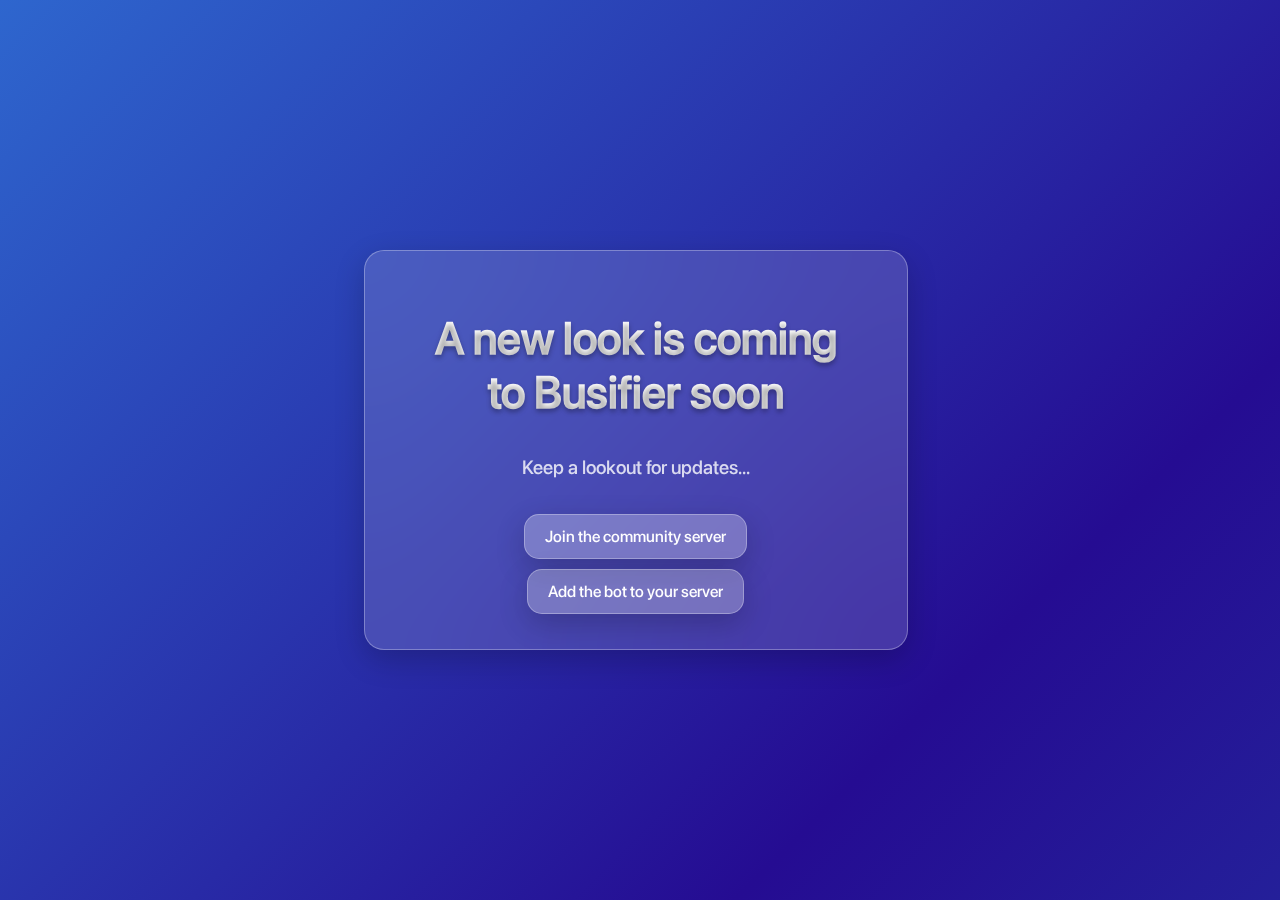
<file: comingsoon.html>
<!DOCTYPE html>
<html>
<head>
    <title>Coming Soon...</title>
    <link rel="icon" href="/busifier.ico" type="image/x-icon"> 
    <style>
        @font-face {
            font-family: 'SF';
            src: url('fonts/SF/SF-Pro-Display-Medium.otf') format('opentype');
            font-weight: normal;
            font-style: normal;
        }

        .header {
        display: grid;
        grid-template-columns: 1fr auto 1fr;
        align-items: center;
        }
        .topSection {
            grid-column: 2;
            text-align: center;
        }
        .topbtnLeft {
            margin: 0 5px;
        }
        .topbtnRight {
            margin: 0 5px;
        }

        /* Global Styles */
        body {
            margin: 0;
            font-family: 'SF', sans-serif;
            height: 100vh;
            background: linear-gradient(135deg, #2e66ce, #250c92, #2246a8, #3aa2e7, #2e66ce);
            background-size: 300% 300%;
            animation: gradientShift 15s linear infinite, pulseEffect 3s ease-in-out infinite;
            display: flex;
            flex-direction: column;
            align-items: center;
            justify-content: center;
            overflow: hidden;
            box-sizing: border-box; /* Ensures padding does not affect height */
        }

        h1, p, .btn, .textbox {
            font-kerning: normal; /* Enable kerning */
        }

        /* Section Styling */
        .topSection {
            display: grid;
            place-items: center;
            width: 100%;
            padding: 20px;
            box-sizing: border-box;
            align-items: flex-start;
            position: fixed; /* Position fixed to keep it at the top */
            top: 0; /* Align to the top of the page */
            left: 0; /* Align to the left of the page */
        }

        .glass {
            background: rgba(255, 255, 255, 0.15);
            box-shadow: 0 10px 30px rgba(0, 0, 0, 0.2);
            backdrop-filter: blur(50px);
            -webkit-backdrop-filter: blur(50px);
            border-radius: 20px;
            border: 1px solid rgba(255, 255, 255, 0.3);
            padding: 30px 50px;
            text-align: center;
            width: 80%;
            max-width: 450px;
            animation: fadeIn 2s ease;
        }

        h1 {
            font-size: 2.8rem;
            margin-bottom: 15px;
            color: #fff;
            text-shadow: 0 3px 5px rgba(0, 0, 0, 0.3);
        }

        p {
            font-size: 1.2rem;
            line-height: 1.6;
            color: rgba(255, 255, 255, 0.8);
            margin-bottom: 25px;
        }

        .btn {
            display: inline-block;
            padding: 12px 20px;
            font-size: 1rem;
            font-family: 'SF', sans-serif;
            background: rgba(255, 255, 255, 0.15); /* Glass effect */
            box-shadow: 0 10px 30px rgba(0, 0, 0, 0.2);
            backdrop-filter: blur(50px);
            -webkit-backdrop-filter: blur(50px);
            border-radius: 15px;
            border: 1px solid rgba(255, 255, 255, 0.3);
            color: #fff;
            text-align: center;
            text-decoration: none;
            cursor: pointer;
            transition: background-color 0.2s, transform 0.2s;
            margin: 5px;
        }

        .btn:hover {
            background-color: #2e66ce;
            color: #fff;
            transform: scale(1.07);
        }

        .topbtnLeft {
            display: inline-block;
            padding: 12px 20px;
            font-size: 1rem;
            font-family: 'SF', sans-serif;
            background: rgba(255, 255, 255, 0.15); /* Glass effect */
            box-shadow: 0 10px 30px rgba(0, 0, 0, 0.2);
            backdrop-filter: blur(50px);
            -webkit-backdrop-filter: blur(50px);
            border-radius: 15px;
            border: 1px solid rgba(255, 255, 255, 0.3);
            color: #fff;
            text-align: center;
            text-decoration: none;
            cursor: pointer;
            transition: background-color 0.2s, transform 0.2s;
            margin: 0 5px;
        }

        .topbtnLeft:hover {
            background-color: #2e66ce;
            color: #fff;
            transform: scale(1.07);
        }

        .topbtnRight {
            display: inline-block;
            padding: 12px 20px;
            font-size: 1rem;
            font-family: 'SF', sans-serif;
            background: rgba(255, 255, 255, 0.15); /* Glass effect */
            box-shadow: 0 10px 30px rgba(0, 0, 0, 0.2);
            backdrop-filter: blur(50px);
            -webkit-backdrop-filter: blur(50px);
            border-radius: 15px;
            border: 1px solid rgba(255, 255, 255, 0.3);
            color: #fff;
            text-align: center;
            text-decoration: none;
            cursor: pointer;
            transition: background-color 0.2s, transform 0.2s;
            margin: 0 5px;
        }

        .topbtnRight:hover {
            background-color: #2e66ce;
            color: #fff;
            transform: scale(1.07);
        }

        .input-container {
            position: relative;
            width: 100%;
            max-width: 450px;
        }

        .textbox {
            display: inline-block;
            padding: 12px 20px;
            font-size: 1rem;
            font-family: 'SF', sans-serif;
            background: rgba(255, 255, 255, 0.15); /* Glass effect */
            box-shadow: 0 10px 30px rgba(0, 0, 0, 0.2);
            backdrop-filter: blur(50px);
            -webkit-backdrop-filter: blur(50px);
            border-radius: 15px;
            border: 1px solid rgba(255, 255, 255, 0.3);
            color: #ffffff;
            cursor: pointer;
            transition: transform 0.3s, background-color 0.3s, color 0.3s;
            margin: 5px;
        }

        .textbox::placeholder {
            color: #ccc; /* Change this to your desired placeholder text color */
        }

        .textbox:hover {
            background-color: #2e66ce;
            color: #fff;
            transform: scale(1.05);
        }

        

        /* Animations */
        @keyframes gradientShift {
            0% { background-position: 0% 50%; }
            50% { background-position: 100% 50%; }
            100% { background-position: 0% 50%; }
        }

        @keyframes fadeIn {
            0% { opacity: 0; transform: translateY(20px); }
            100% { opacity: 1; transform: translateY(0); }
        }

        @keyframes shine {
            0% {
                background-position: -200%;
            }
            100% {
                background-position: 200%;
            }
        }

        h1 {
            position: relative;
            display: inline-block;
            background: white; /* Solid white background */
            -webkit-background-clip: text;
            background-clip: text; /* Standard property */
            color: transparent;
            transition: background-position 0.5s;
        }

        h1:hover {
            background: linear-gradient(90deg, rgb(255, 255, 255) 0%, rgba(255, 255, 255, 0) 50%, rgb(255, 255, 255) 100%);
            background-size: 200%;
            -webkit-background-clip: text;
            background-clip: text;
            color: transparent;
            animation: shine 3s linear infinite;
        }
    </style>
</head>
<body>

    <!-- Second Section -->
    <div class="section">
        <div class="glass">
            <h1>A new look is coming to Busifier soon</h1>
            <p>Keep a lookout for updates...</p>
            <a class="btn" href="https://discord.gg/Z5RK4GYfuN">Join the community server</a>
            <a class="btn" href="https://discord.com/oauth2/authorize?client_id=665901222435225600&amp;scope=bot&amp;permissions=414464624640">Add the bot to your server</a>
        </div>
    </div>
</body>
</html>
</html>
</file>
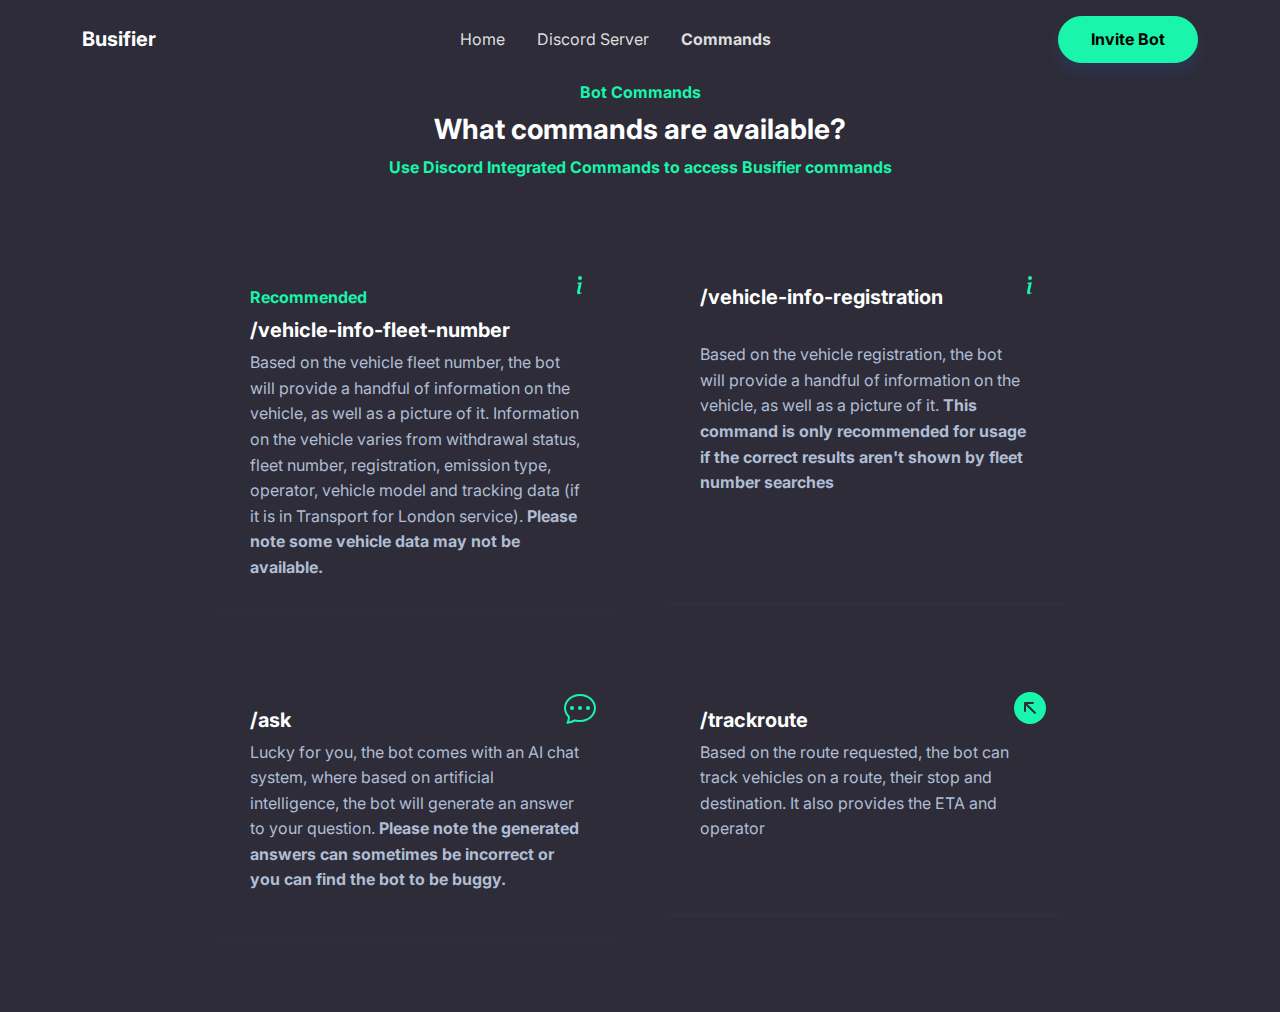
<file: commands.html>
<!DOCTYPE html>
<html lang="en">

<head>
    <meta charset="utf-8">
    <meta name="viewport" content="width=device-width, initial-scale=1.0, shrink-to-fit=no">
    <title>Busifier - Commands</title>
    <link rel="stylesheet" href="assets/bootstrap/css/bootstrap.min.css">
    <link rel="stylesheet" href="https://fonts.googleapis.com/css?family=Inter:300italic,400italic,600italic,700italic,800italic,400,300,600,700,800&amp;display=swap">
    <link rel="icon" href="/busifier.ico" type="image/x-icon"> 
</head>

<body>
    <nav class="navbar navbar-dark navbar-expand-md sticky-top py-3" id="mainNav">
        <div class="container"><a class="navbar-brand d-flex align-items-center" href="/"><span>Busifier</span></a><button data-bs-toggle="collapse" class="navbar-toggler" data-bs-target="#navcol-1"><span class="visually-hidden">Toggle navigation</span><span class="navbar-toggler-icon"></span></button>
            <div class="collapse navbar-collapse" id="navcol-1">
                <ul class="navbar-nav mx-auto">
                    <li class="nav-item"><a class="nav-link" href="index.html" style="text-align: center;">Home</a></li>
                    <li class="nav-item"></li>
                    <li class="nav-item"><a class="nav-link" href="untitled.html" style="text-align: center;">Discord Server</a></li>
                    <li class="nav-item"><a class="nav-link active" href="commands.html" style="text-align: center;">Commands</a></li>
                    <li class="nav-item"></li>
                </ul><a class="btn btn-success shadow" role="button" href="https://discord.com/oauth2/authorize?client_id=665901222435225600&amp;scope=bot&amp;permissions=414464624640">Invite Bot</a>
            </div>
        </div>
    </nav>
    <div class="row">
        <div class="col-md-8 col-xl-6 text-center mx-auto">
            <p class="fw-bold text-success mb-2">Bot Commands</p>
            <h3 class="fw-bold">What commands are available?</h3>
            <p class="fw-bold text-success mb-2">Use Discord Integrated Commands to access Busifier commands</p>
        </div>
    </div>
    <div class="py-5 p-lg-5">
        <div class="row row-cols-1 row-cols-md-2 mx-auto" style="max-width: 900px;margin-bottom: 0px;margin-top: 0px;">
            <div class="col mb-5" style="margin-right: 0px;">
                <div class="card shadow-sm">
                    <div class="card-body px-4 py-5 px-md-5" style="margin-bottom: -41px;margin-right: 0px;margin-left: 0px;">
                        <div class="bs-icon-lg d-flex justify-content-center align-items-center mb-3 bs-icon" style="top: 1rem;right: 1rem;position: absolute;"><svg xmlns="http://www.w3.org/2000/svg" width="1em" height="1em" fill="currentColor" viewBox="0 0 16 16" class="bi bi-info text-success">
                                <path d="m8.93 6.588-2.29.287-.082.38.45.083c.294.07.352.176.288.469l-.738 3.468c-.194.897.105 1.319.808 1.319.545 0 1.178-.252 1.465-.598l.088-.416c-.2.176-.492.246-.686.246-.275 0-.375-.193-.304-.533L8.93 6.588zM9 4.5a1 1 0 1 1-2 0 1 1 0 0 1 2 0z"></path>
                            </svg></div>
                        <p class="fw-bold text-start text-success mb-2">Recommended</p>
                        <h5 class="fw-bold card-title">/vehicle-info-fleet-number</h5>
                        <p class="text-muted card-text mb-4">Based on the vehicle fleet number, the bot will provide a handful of information on the vehicle, as well as a picture of it. Information on the vehicle varies from withdrawal status, fleet number, registration, emission type, operator, vehicle model and tracking data (if it is in Transport for London service). <strong>Please note some vehicle data may not be available.</strong></p>
                    </div>
                </div>
            </div>
            <div class="col mb-5">
                <div class="card shadow-sm" style="margin-bottom: 0px;margin-left: 0px;">
                    <div class="card-body px-4 py-5 px-md-5" style="margin-bottom: 10px;margin-left: 0px;">
                        <div class="bs-icon-lg d-flex justify-content-center align-items-center mb-3 bs-icon" style="top: 1rem;right: 1rem;position: absolute;"><svg xmlns="http://www.w3.org/2000/svg" width="1em" height="1em" fill="currentColor" viewBox="0 0 16 16" class="bi bi-info text-success">
                                <path d="m8.93 6.588-2.29.287-.082.38.45.083c.294.07.352.176.288.469l-.738 3.468c-.194.897.105 1.319.808 1.319.545 0 1.178-.252 1.465-.598l.088-.416c-.2.176-.492.246-.686.246-.275 0-.375-.193-.304-.533L8.93 6.588zM9 4.5a1 1 0 1 1-2 0 1 1 0 0 1 2 0z"></path>
                            </svg></div>
                        <h5 class="fw-bold card-title">/vehicle-info-registration</h5>
                        <p class="text-muted card-text mb-4"><br>Based on the vehicle registration, the bot will provide a handful of information on the vehicle, as well as a picture of it. <strong>This command is only recommended for usage if the correct results aren't shown by fleet number searches</strong><br><br></p>
                    </div>
                </div>
            </div>
            <div class="col mb-4">
                <div class="card shadow-sm">
                    <div class="card-body px-4 py-5 px-md-5" style="margin-bottom: -25px;">
                        <div class="bs-icon-lg d-flex justify-content-center align-items-center mb-3 bs-icon" style="top: 1rem;right: 1rem;position: absolute;"><svg xmlns="http://www.w3.org/2000/svg" width="1em" height="1em" fill="currentColor" viewBox="0 0 16 16" class="bi bi-chat-dots text-success">
                                <path d="M5 8a1 1 0 1 1-2 0 1 1 0 0 1 2 0zm4 0a1 1 0 1 1-2 0 1 1 0 0 1 2 0zm3 1a1 1 0 1 0 0-2 1 1 0 0 0 0 2z"></path>
                                <path d="m2.165 15.803.02-.004c1.83-.363 2.948-.842 3.468-1.105A9.06 9.06 0 0 0 8 15c4.418 0 8-3.134 8-7s-3.582-7-8-7-8 3.134-8 7c0 1.76.743 3.37 1.97 4.6a10.437 10.437 0 0 1-.524 2.318l-.003.011a10.722 10.722 0 0 1-.244.637c-.079.186.074.394.273.362a21.673 21.673 0 0 0 .693-.125zm.8-3.108a1 1 0 0 0-.287-.801C1.618 10.83 1 9.468 1 8c0-3.192 3.004-6 7-6s7 2.808 7 6c0 3.193-3.004 6-7 6a8.06 8.06 0 0 1-2.088-.272 1 1 0 0 0-.711.074c-.387.196-1.24.57-2.634.893a10.97 10.97 0 0 0 .398-2z"></path>
                            </svg></div>
                        <h5 class="fw-bold card-title">/ask</h5>
                        <p class="text-muted card-text mb-4">Lucky for you, the bot comes with an AI chat system, where based on artificial intelligence, the bot will generate an answer to your question. <strong>Please note the generated answers can sometimes be incorrect or you can find the bot to be buggy.</strong></p>
                    </div>
                </div>
            </div>
            <div class="col mb-4">
                <div class="card shadow-sm">
                    <div class="card-body px-4 py-5 px-md-5" style="margin-bottom: 0px;margin-top: 0px;">
                        <div class="bs-icon-lg d-flex justify-content-center align-items-center mb-3 bs-icon" style="top: 1rem;right: 1rem;position: absolute;"><svg xmlns="http://www.w3.org/2000/svg" width="1em" height="1em" fill="currentColor" viewBox="0 0 16 16" class="bi bi-arrow-up-left-circle-fill text-success">
                                <path d="M16 8A8 8 0 1 1 0 8a8 8 0 0 1 16 0zm-5.904 2.803a.5.5 0 1 0 .707-.707L6.707 6h2.768a.5.5 0 1 0 0-1H5.5a.5.5 0 0 0-.5.5v3.975a.5.5 0 0 0 1 0V6.707l4.096 4.096z"></path>
                            </svg></div>
                        <h5 class="fw-bold card-title">/trackroute</h5>
                        <p class="text-muted card-text mb-4">Based on the route requested, the bot can track vehicles on a route, their stop and destination. It also provides the ETA and operator</p>
                    </div>
                </div>
            </div>
        </div>
    </div>
    <script src="assets/bootstrap/js/bootstrap.min.js"></script>
    <script src="assets/js/bold-and-dark.js"></script>
</body>

</html>
</file>
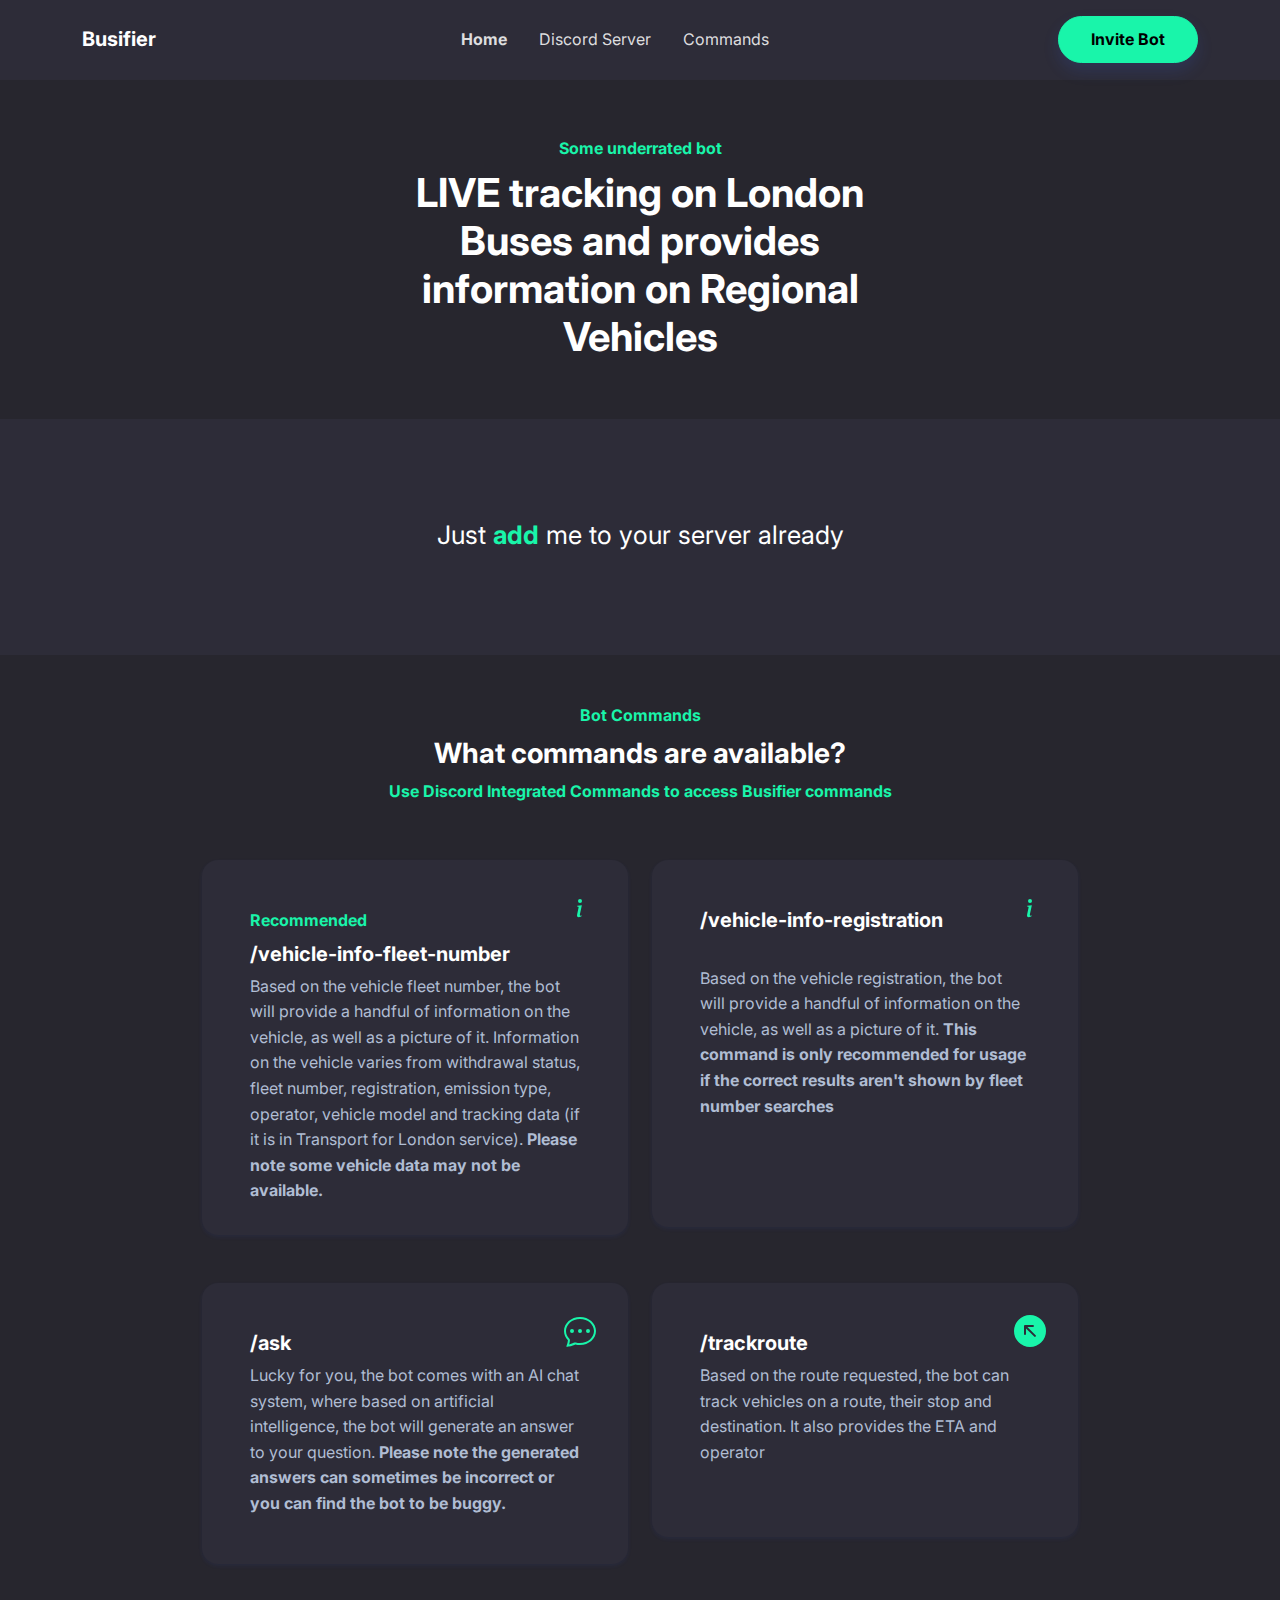
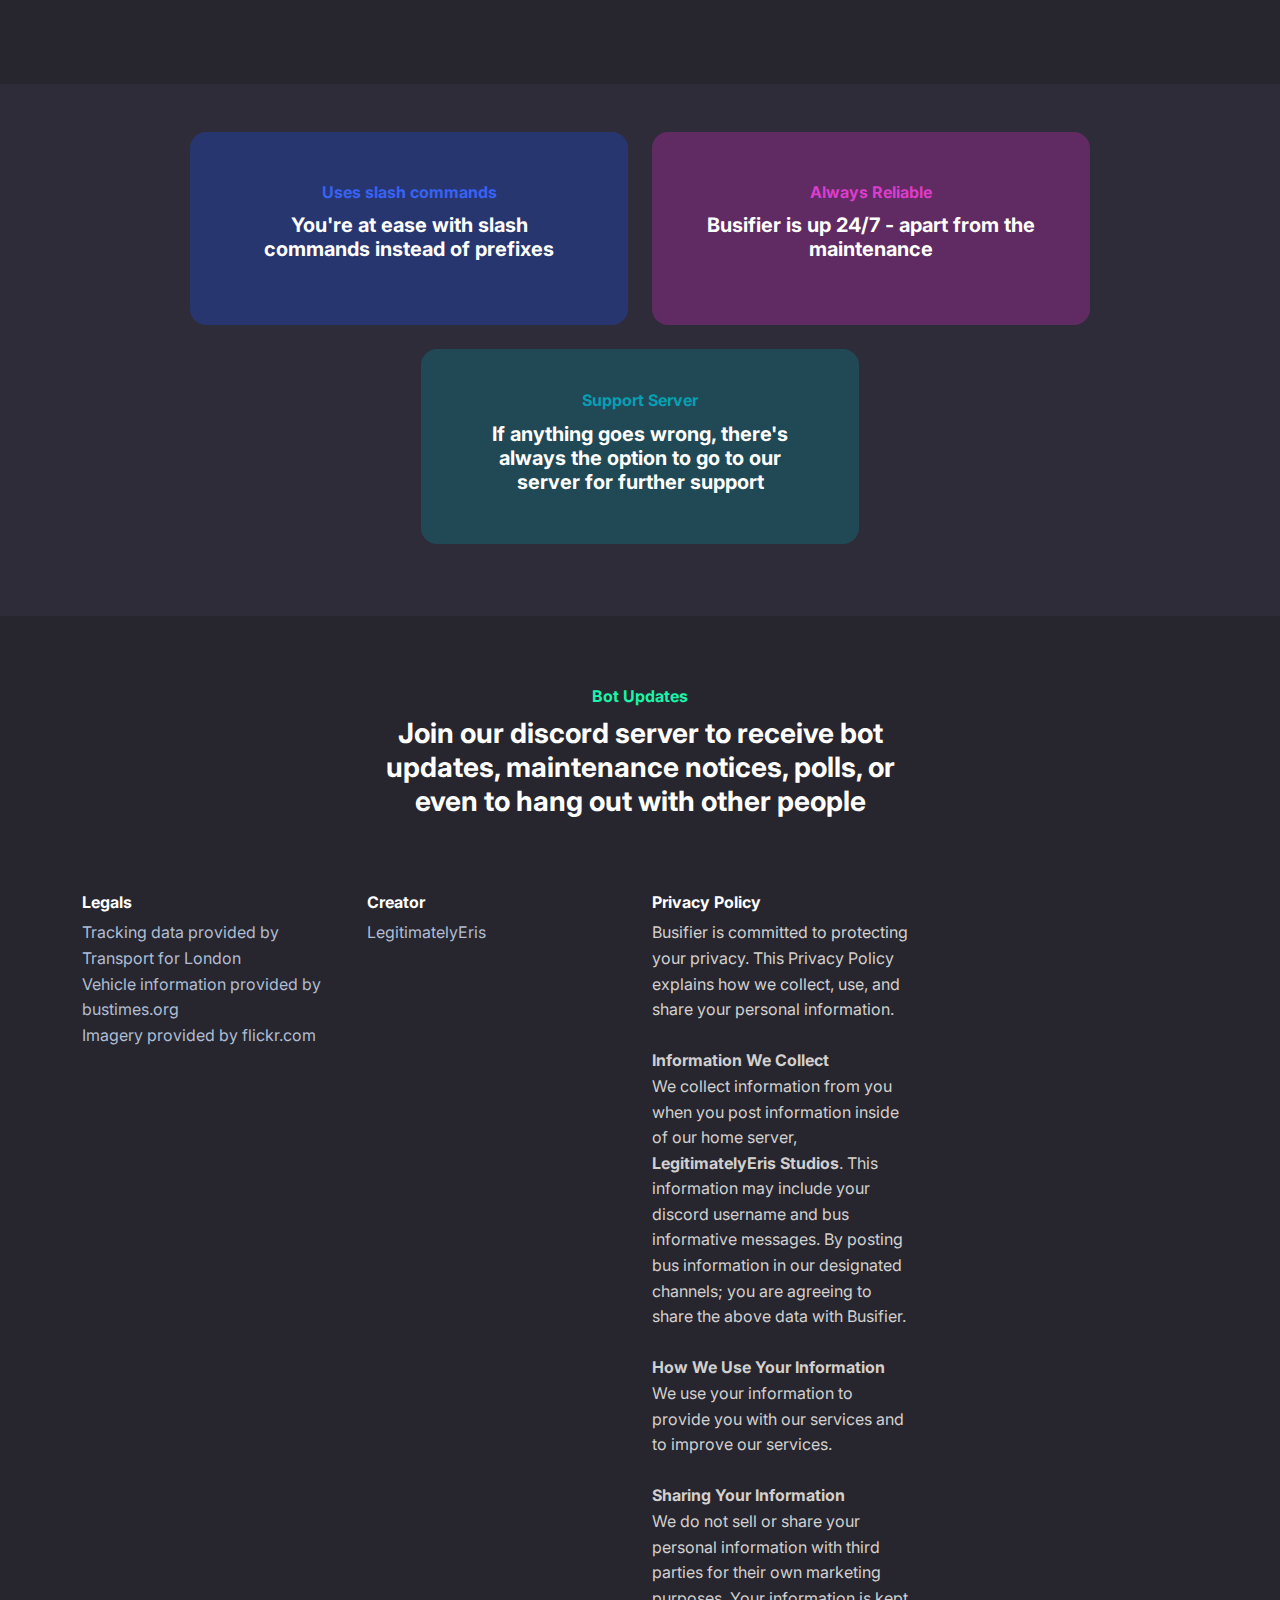
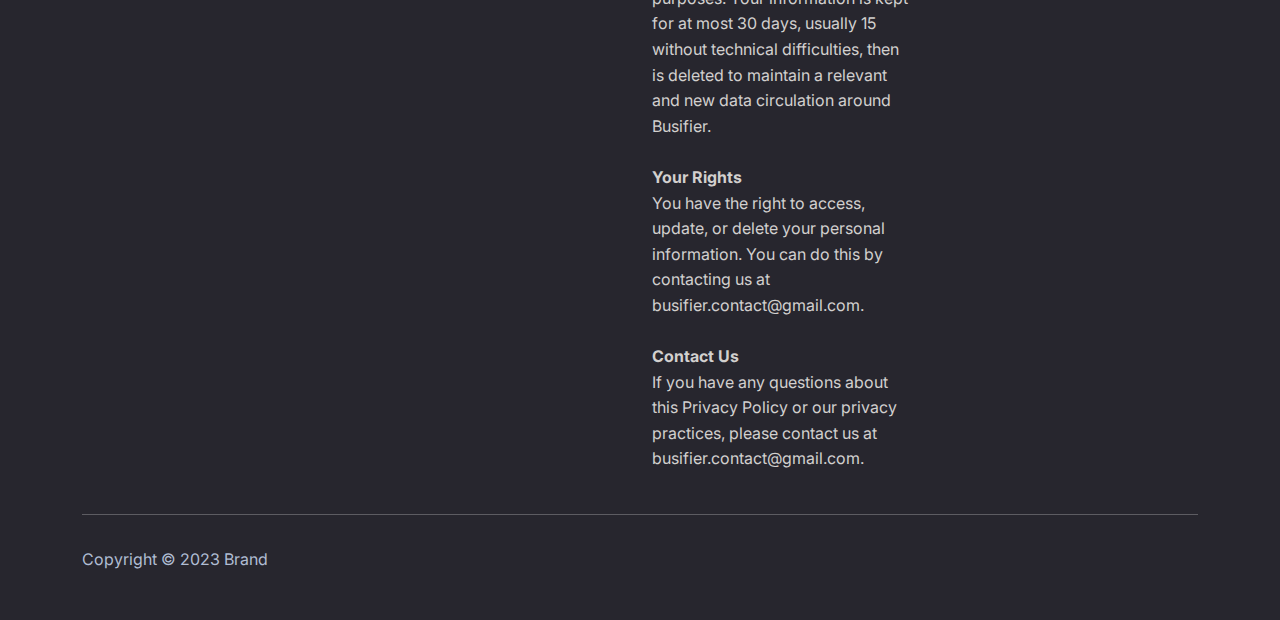
<file: index2.html>
<!DOCTYPE html>
<html lang="en">

<head>
    <meta charset="utf-8">
    <meta name="viewport" content="width=device-width, initial-scale=1.0, shrink-to-fit=no">
    <title>Busifier - Home</title>
    <link rel="stylesheet" href="assets/bootstrap/css/bootstrap.min.css">
    <link rel="stylesheet" href="https://fonts.googleapis.com/css?family=Inter:300italic,400italic,600italic,700italic,800italic,400,300,600,700,800&amp;display=swap">
    <link rel="icon" href="/busifier.ico" type="image/x-icon"> 
</head>

<body>
    <nav class="navbar navbar-dark navbar-expand-md sticky-top py-3" id="mainNav">
        <div class="container"><a class="navbar-brand d-flex align-items-center" href="/"><span>Busifier</span></a><button data-bs-toggle="collapse" class="navbar-toggler" data-bs-target="#navcol-1"><span class="visually-hidden">Toggle navigation</span><span class="navbar-toggler-icon"></span></button>
            <div class="collapse navbar-collapse" id="navcol-1">
                <ul class="navbar-nav mx-auto">
                    <li class="nav-item"><a class="nav-link active" href="index.html" style="text-align: center;">Home</a></li>
                    <li class="nav-item"></li>
                    <li class="nav-item"><a class="nav-link" href="untitled.html" style="text-align: center;">Discord Server</a></li>
                    <li class="nav-item"><a class="nav-link" href="commands.html" style="text-align: center;">Commands</a></li>
                    <li class="nav-item"></li>
                </ul><a class="btn btn-success shadow" role="button" href="https://discord.com/oauth2/authorize?client_id=665901222435225600&amp;scope=bot&amp;permissions=414464624640">Invite Bot</a>
            </div>
        </div>
    </nav>
    <header class="bg-dark">
        <div class="container pt-4 pt-xl-5">
            <div class="row pt-5">
                <div class="col-md-8 col-xl-6 text-center text-md-start mx-auto" style="margin-bottom: 50px;margin-top: -40px;">
                    <div class="text-center">
                        <p class="fw-bold text-success mb-2">Some underrated bot</p>
                        <h1 class="fw-bold">LIVE tracking on London Buses and provides information on Regional Vehicles</h1>
                    </div>
                </div>
                <div class="col-12 col-lg-10 mx-auto">
                    <div class="position-relative" style="display: flex;flex-wrap: wrap;justify-content: flex-end;">
                        <div style="position: relative;flex: 0 0 45%;transform: translate3d(-15%, 35%, 0);"></div>
                        <div style="position: relative;flex: 0 0 45%;transform: translate3d(-5%, 20%, 0);"></div>
                        <div style="position: relative;flex: 0 0 60%;transform: translate3d(0, 0%, 0);"></div>
                    </div>
                </div>
            </div>
        </div>
    </header>
    <section class="py-5">
        <div class="container text-center flex-grow-1 py-5" style="margin-bottom: -21px;">
            <p class="mb-4" style="font-size: 1.6rem;">Just&nbsp;<span class="text-success"><strong>add</strong></span>&nbsp;me to your server already</p><a href="#"> </a><a href="#"> </a><a href="#"> </a><a href="#"> </a><a href="#"> </a>
        </div>
    </section>
    <section>
        <div class="container-fluid bg-dark py-5">
            <div class="row">
                <div class="col-md-8 col-xl-6 text-center mx-auto">
                    <p class="fw-bold text-success mb-2">Bot Commands</p>
                    <h3 class="fw-bold">What commands are available?</h3>
                    <p class="fw-bold text-success mb-2">Use Discord Integrated Commands to access Busifier commands</p>
                </div>
            </div>
            <div class="py-5 p-lg-5">
                <div class="row row-cols-1 row-cols-md-2 mx-auto" style="max-width: 900px;margin-bottom: 0px;margin-top: 0px;">
                    <div class="col mb-5" style="margin-right: 0px;">
                        <div class="card shadow-sm">
                            <div class="card-body px-4 py-5 px-md-5" style="margin-bottom: -41px;margin-right: 0px;margin-left: 0px;">
                                <div class="bs-icon-lg d-flex justify-content-center align-items-center mb-3 bs-icon" style="top: 1rem;right: 1rem;position: absolute;"><svg xmlns="http://www.w3.org/2000/svg" width="1em" height="1em" fill="currentColor" viewBox="0 0 16 16" class="bi bi-info text-success">
                                        <path d="m8.93 6.588-2.29.287-.082.38.45.083c.294.07.352.176.288.469l-.738 3.468c-.194.897.105 1.319.808 1.319.545 0 1.178-.252 1.465-.598l.088-.416c-.2.176-.492.246-.686.246-.275 0-.375-.193-.304-.533L8.93 6.588zM9 4.5a1 1 0 1 1-2 0 1 1 0 0 1 2 0z"></path>
                                    </svg></div>
                                <p class="fw-bold text-start text-success mb-2">Recommended</p>
                                <h5 class="fw-bold card-title">/vehicle-info-fleet-number</h5>
                                <p class="text-muted card-text mb-4">Based on the vehicle fleet number, the bot will provide a handful of information on the vehicle, as well as a picture of it. Information on the vehicle varies from withdrawal status, fleet number, registration, emission type, operator, vehicle model and tracking data (if it is in Transport for London service). <strong>Please note some vehicle data may not be available.</strong></p>
                            </div>
                        </div>
                    </div>
                    <div class="col mb-5">
                        <div class="card shadow-sm" style="margin-bottom: 0px;margin-left: 0px;">
                            <div class="card-body px-4 py-5 px-md-5" style="margin-bottom: 10px;margin-left: 0px;">
                                <div class="bs-icon-lg d-flex justify-content-center align-items-center mb-3 bs-icon" style="top: 1rem;right: 1rem;position: absolute;"><svg xmlns="http://www.w3.org/2000/svg" width="1em" height="1em" fill="currentColor" viewBox="0 0 16 16" class="bi bi-info text-success">
                                        <path d="m8.93 6.588-2.29.287-.082.38.45.083c.294.07.352.176.288.469l-.738 3.468c-.194.897.105 1.319.808 1.319.545 0 1.178-.252 1.465-.598l.088-.416c-.2.176-.492.246-.686.246-.275 0-.375-.193-.304-.533L8.93 6.588zM9 4.5a1 1 0 1 1-2 0 1 1 0 0 1 2 0z"></path>
                                    </svg></div>
                                <h5 class="fw-bold card-title">/vehicle-info-registration</h5>
                                <p class="text-muted card-text mb-4"><br>Based on the vehicle registration, the bot will provide a handful of information on the vehicle, as well as a picture of it. <strong>This command is only recommended for usage if the correct results aren't shown by fleet number searches</strong><br><br></p>
                            </div>
                        </div>
                    </div>
                    <div class="col mb-4">
                        <div class="card shadow-sm">
                            <div class="card-body px-4 py-5 px-md-5" style="margin-bottom: -25px;">
                                <div class="bs-icon-lg d-flex justify-content-center align-items-center mb-3 bs-icon" style="top: 1rem;right: 1rem;position: absolute;"><svg xmlns="http://www.w3.org/2000/svg" width="1em" height="1em" fill="currentColor" viewBox="0 0 16 16" class="bi bi-chat-dots text-success">
                                        <path d="M5 8a1 1 0 1 1-2 0 1 1 0 0 1 2 0zm4 0a1 1 0 1 1-2 0 1 1 0 0 1 2 0zm3 1a1 1 0 1 0 0-2 1 1 0 0 0 0 2z"></path>
                                        <path d="m2.165 15.803.02-.004c1.83-.363 2.948-.842 3.468-1.105A9.06 9.06 0 0 0 8 15c4.418 0 8-3.134 8-7s-3.582-7-8-7-8 3.134-8 7c0 1.76.743 3.37 1.97 4.6a10.437 10.437 0 0 1-.524 2.318l-.003.011a10.722 10.722 0 0 1-.244.637c-.079.186.074.394.273.362a21.673 21.673 0 0 0 .693-.125zm.8-3.108a1 1 0 0 0-.287-.801C1.618 10.83 1 9.468 1 8c0-3.192 3.004-6 7-6s7 2.808 7 6c0 3.193-3.004 6-7 6a8.06 8.06 0 0 1-2.088-.272 1 1 0 0 0-.711.074c-.387.196-1.24.57-2.634.893a10.97 10.97 0 0 0 .398-2z"></path>
                                    </svg></div>
                                <h5 class="fw-bold card-title">/ask</h5>
                                <p class="text-muted card-text mb-4">Lucky for you, the bot comes with an AI chat system, where based on artificial intelligence, the bot will generate an answer to your question. <strong>Please note the generated answers can sometimes be incorrect or you can find the bot to be buggy.</strong></p>
                            </div>
                        </div>
                    </div>
                    <div class="col mb-4">
                        <div class="card shadow-sm">
                            <div class="card-body px-4 py-5 px-md-5" style="margin-bottom: 0px;margin-top: 0px;">
                                <div class="bs-icon-lg d-flex justify-content-center align-items-center mb-3 bs-icon" style="top: 1rem;right: 1rem;position: absolute;"><svg xmlns="http://www.w3.org/2000/svg" width="1em" height="1em" fill="currentColor" viewBox="0 0 16 16" class="bi bi-arrow-up-left-circle-fill text-success">
                                        <path d="M16 8A8 8 0 1 1 0 8a8 8 0 0 1 16 0zm-5.904 2.803a.5.5 0 1 0 .707-.707L6.707 6h2.768a.5.5 0 1 0 0-1H5.5a.5.5 0 0 0-.5.5v3.975a.5.5 0 0 0 1 0V6.707l4.096 4.096z"></path>
                                    </svg></div>
                                <h5 class="fw-bold card-title">/trackroute</h5>
                                <p class="text-muted card-text mb-4">Based on the route requested, the bot can track vehicles on a route, their stop and destination. It also provides the ETA and operator</p>
                            </div>
                        </div>
                    </div>
                </div>
            </div>
        </div>
    </section>
    <section>
        <div class="container py-5">
            <div class="mx-auto" style="max-width: 900px;">
                <div class="row row-cols-1 row-cols-md-2 d-flex justify-content-center">
                    <div class="col mb-4">
                        <div class="card bg-primary-light">
                            <div class="card-body text-center px-4 py-5 px-md-5">
                                <p class="fw-bold text-primary card-text mb-2">Uses slash commands</p>
                                <h5 class="fw-bold card-title mb-3">You're at ease with slash commands instead of prefixes</h5>
                            </div>
                        </div>
                    </div>
                    <div class="col mb-4">
                        <div class="card bg-secondary-light">
                            <div class="card-body text-center px-4 py-5 px-md-5">
                                <p class="fw-bold text-secondary card-text mb-2">Always Reliable</p>
                                <h5 class="fw-bold card-title mb-3">Busifier is up 24/7 - apart from the maintenance</h5>
                            </div>
                        </div>
                    </div>
                    <div class="col mb-4">
                        <div class="card bg-info-light">
                            <div class="card-body text-center px-4 py-5 px-md-5" style="margin-bottom: -14px;">
                                <p class="fw-bold text-info card-text mb-2" style="margin-top: -9px;">Support Server</p>
                                <h5 class="fw-bold card-title mb-3">If anything goes wrong, there's always the option to go to our server for further support</h5>
                            </div>
                        </div>
                    </div>
                </div>
            </div>
        </div>
    </section>
    <footer class="bg-dark">
        <div class="container py-4 py-lg-5">
            <div class="row" style="margin-bottom: 67px;margin-top: 20px;">
                <div class="col-md-8 col-xl-6 text-center mx-auto">
                    <p class="fw-bold text-success mb-2">Bot Updates</p>
                    <h3 class="fw-bold">Join our discord server to receive bot updates, maintenance notices, polls, or even to hang out with other people</h3>
                </div>
            </div>
            <div class="row justify-content-center">
                <div class="col-sm-4 col-md-3 text-center text-lg-start d-flex flex-column">
                    <h3 class="fs-6 fw-bold">Legals</h3>
                    <ul class="list-unstyled">
                        <li><a href="https://www.tfl.gov.uk">Tracking data provided by Transport for London</a></li>
                        <li><a href="https://www.bustimes.org">Vehicle information provided by bustimes.org</a></li>
                        <li><a href="https://www.flickr.com">Imagery provided by flickr.com</a></li>
                    </ul>
                </div>
                <div class="col-sm-4 col-md-3 text-center text-lg-start d-flex flex-column">
                    <h3 class="fs-6 fw-bold">Creator</h3>
                    <ul class="list-unstyled">
                        <li><a href="#">LegitimatelyEris</a></li>
                        <li></li>
                        <li></li>
                    </ul>
                </div>
                <div class="col-sm-4 col-md-3 text-center text-lg-start d-flex flex-column">
                    <ul class="list-unstyled">
                        <li></li>
                        <li></li>
                        <li></li>
                    </ul>
                    <h3 class="fs-6 fw-bold" style="padding-top: 0px;margin-top: -16px;">Privacy Policy</h3><a href="#" style="margin-top: 0px;"><span style="color: rgb(210, 208, 206);">Busifier is committed to protecting your privacy. This Privacy Policy explains how we collect, use, and share your personal information.</span><br><br><strong><span style="color: rgb(210, 208, 206);">Information We Collect</span></strong><br><span style="color: rgb(210, 208, 206);">We collect information from you when you post information inside of our home server, </span><strong><span style="color: rgb(210, 208, 206);">LegitimatelyEris Studios</span></strong><span style="color: rgb(210, 208, 206);">. This information may include your discord username and bus informative messages. By posting bus information in our designated channels; you are agreeing to share the above data with Busifier.</span><br><br><strong><span style="color: rgb(210, 208, 206);">How We Use Your Information</span></strong><br><span style="color: rgb(210, 208, 206);">We use your information to provide you with our services and to improve our services.</span><br><br><strong><span style="color: rgb(210, 208, 206);">Sharing Your Information</span></strong><br><span style="color: rgb(210, 208, 206);">We do not sell or share your personal information with third parties for their own marketing purposes. Your information is kept for at most 30 days, usually 15 without technical difficulties, then is deleted to maintain a relevant and new data circulation around Busifier.</span><br><br><strong><span style="color: rgb(210, 208, 206);">Your Rights</span></strong><br><span style="color: rgb(210, 208, 206);">You have the right to access, update, or delete your personal information. You can do this by contacting us at busifier.contact@gmail.com.</span><br><br><strong><span style="color: rgb(210, 208, 206);">Contact Us</span></strong><br><span style="color: rgb(210, 208, 206);">If you have any questions about this Privacy Policy or our privacy practices, please contact us at busifier.contact@gmail.com.</span><br><br></a>
                </div>
                <div class="col-lg-3 text-center text-lg-start d-flex flex-column align-items-center order-first align-items-lg-start order-lg-last">
                    <div class="fw-bold d-flex align-items-center mb-2"></div>
                </div>
            </div>
            <hr>
            <div class="text-muted d-flex justify-content-between align-items-center pt-3">
                <p class="mb-0">Copyright © 2023 Brand</p>
                <ul class="list-inline mb-0">
                    <li class="list-inline-item"></li>
                    <li class="list-inline-item"></li>
                    <li class="list-inline-item"></li>
                </ul>
            </div>
        </div>
    </footer>
    <script src="assets/bootstrap/js/bootstrap.min.js"></script>
    <script src="assets/js/bold-and-dark.js"></script>
</body>

</html>
</file>
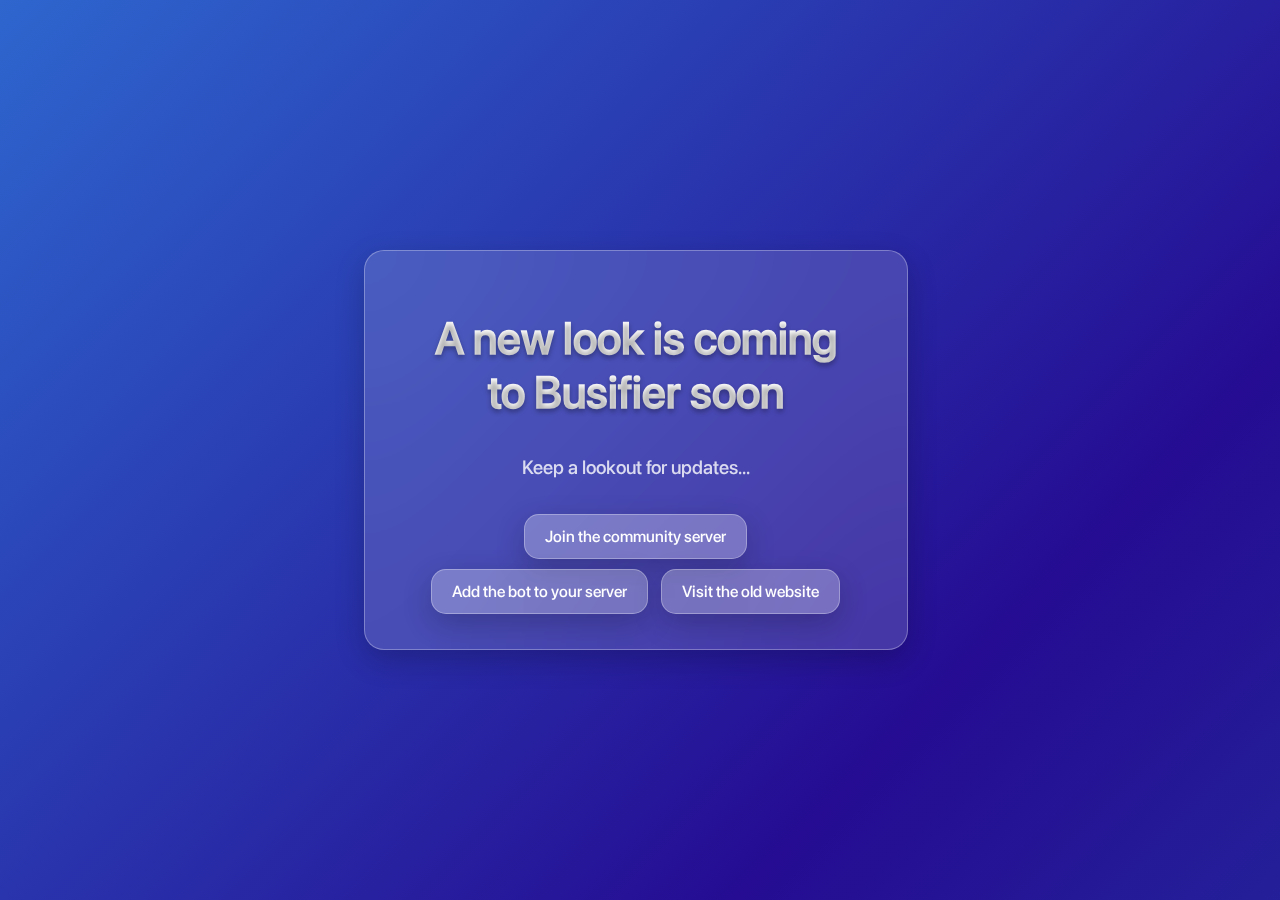
<file: landing.html>
<!DOCTYPE html>
<html>
<head>
    <title>Coming Soon...</title>
    <link rel="icon" href="/busifier.ico" type="image/x-icon"> 
    <style>
        @font-face {
            font-family: 'SF';
            src: url('fonts/SF/SF-Pro-Display-Medium.otf') format('opentype');
            font-weight: normal;
            font-style: normal;
        }

        .header {
        display: grid;
        grid-template-columns: 1fr auto 1fr;
        align-items: center;
        }
        .topSection {
            grid-column: 2;
            text-align: center;
        }
        .topbtnLeft {
            margin: 0 5px;
        }
        .topbtnRight {
            margin: 0 5px;
        }

        /* Global Styles */
        body {
            margin: 0;
            font-family: 'SF', sans-serif;
            height: 100vh;
            background: linear-gradient(135deg, #2e66ce, #250c92, #2246a8, #3aa2e7, #2e66ce);
            background-size: 300% 300%;
            animation: gradientShift 15s linear infinite, pulseEffect 3s ease-in-out infinite;
            display: flex;
            flex-direction: column;
            align-items: center;
            justify-content: center;
            overflow: hidden;
            box-sizing: border-box; /* Ensures padding does not affect height */
        }

        h1, p, .btn, .textbox {
            font-kerning: normal; /* Enable kerning */
        }

        /* Section Styling */
        .topSection {
            display: grid;
            place-items: center;
            width: 100%;
            padding: 20px;
            box-sizing: border-box;
            align-items: flex-start;
            position: fixed; /* Position fixed to keep it at the top */
            top: 0; /* Align to the top of the page */
            left: 0; /* Align to the left of the page */
        }

        .glass {
            background: rgba(255, 255, 255, 0.15);
            box-shadow: 0 10px 30px rgba(0, 0, 0, 0.2);
            backdrop-filter: blur(50px);
            -webkit-backdrop-filter: blur(50px);
            border-radius: 20px;
            border: 1px solid rgba(255, 255, 255, 0.3);
            padding: 30px 50px;
            text-align: center;
            width: 80%;
            max-width: 450px;
            animation: fadeIn 2s ease;
        }

        h1 {
            font-size: 2.8rem;
            margin-bottom: 15px;
            color: #fff;
            text-shadow: 0 3px 5px rgba(0, 0, 0, 0.3);
        }

        p {
            font-size: 1.2rem;
            line-height: 1.6;
            color: rgba(255, 255, 255, 0.8);
            margin-bottom: 25px;
        }

        .btn {
            display: inline-block;
            padding: 12px 20px;
            font-size: 1rem;
            font-family: 'SF', sans-serif;
            background: rgba(255, 255, 255, 0.15); /* Glass effect */
            box-shadow: 0 10px 30px rgba(0, 0, 0, 0.2);
            backdrop-filter: blur(50px);
            -webkit-backdrop-filter: blur(50px);
            border-radius: 15px;
            border: 1px solid rgba(255, 255, 255, 0.3);
            color: #fff;
            text-align: center;
            text-decoration: none;
            cursor: pointer;
            transition: background-color 0.2s, transform 0.2s;
            margin: 5px;
        }

        .btn:hover {
            background-color: #2e66ce;
            color: #fff;
            transform: scale(1.07);
        }

        .topbtnLeft {
            display: inline-block;
            padding: 12px 20px;
            font-size: 1rem;
            font-family: 'SF', sans-serif;
            background: rgba(255, 255, 255, 0.15); /* Glass effect */
            box-shadow: 0 10px 30px rgba(0, 0, 0, 0.2);
            backdrop-filter: blur(50px);
            -webkit-backdrop-filter: blur(50px);
            border-radius: 15px;
            border: 1px solid rgba(255, 255, 255, 0.3);
            color: #fff;
            text-align: center;
            text-decoration: none;
            cursor: pointer;
            transition: background-color 0.2s, transform 0.2s;
            margin: 0 5px;
        }

        .topbtnLeft:hover {
            background-color: #2e66ce;
            color: #fff;
            transform: scale(1.07);
        }

        .topbtnRight {
            display: inline-block;
            padding: 12px 20px;
            font-size: 1rem;
            font-family: 'SF', sans-serif;
            background: rgba(255, 255, 255, 0.15); /* Glass effect */
            box-shadow: 0 10px 30px rgba(0, 0, 0, 0.2);
            backdrop-filter: blur(50px);
            -webkit-backdrop-filter: blur(50px);
            border-radius: 15px;
            border: 1px solid rgba(255, 255, 255, 0.3);
            color: #fff;
            text-align: center;
            text-decoration: none;
            cursor: pointer;
            transition: background-color 0.2s, transform 0.2s;
            margin: 0 5px;
        }

        .topbtnRight:hover {
            background-color: #2e66ce;
            color: #fff;
            transform: scale(1.07);
        }

        .input-container {
            position: relative;
            width: 100%;
            max-width: 450px;
        }

        .textbox {
            display: inline-block;
            padding: 12px 20px;
            font-size: 1rem;
            font-family: 'SF', sans-serif;
            background: rgba(255, 255, 255, 0.15); /* Glass effect */
            box-shadow: 0 10px 30px rgba(0, 0, 0, 0.2);
            backdrop-filter: blur(50px);
            -webkit-backdrop-filter: blur(50px);
            border-radius: 15px;
            border: 1px solid rgba(255, 255, 255, 0.3);
            color: #ffffff;
            cursor: pointer;
            transition: transform 0.3s, background-color 0.3s, color 0.3s;
            margin: 5px;
        }

        .textbox::placeholder {
            color: #ccc; /* Change this to your desired placeholder text color */
        }

        .textbox:hover {
            background-color: #2e66ce;
            color: #fff;
            transform: scale(1.05);
        }

        

        /* Animations */
        @keyframes gradientShift {
            0% { background-position: 0% 50%; }
            50% { background-position: 100% 50%; }
            100% { background-position: 0% 50%; }
        }

        @keyframes fadeIn {
            0% { opacity: 0; transform: translateY(20px); }
            100% { opacity: 1; transform: translateY(0); }
        }

        @keyframes shine {
            0% {
                background-position: -200%;
            }
            100% {
                background-position: 200%;
            }
        }

        h1 {
            position: relative;
            display: inline-block;
            background: white; /* Solid white background */
            -webkit-background-clip: text;
            background-clip: text; /* Standard property */
            color: transparent;
            transition: background-position 0.5s;
        }

        h1:hover {
            background: linear-gradient(90deg, rgb(255, 255, 255) 0%, rgba(255, 255, 255, 0) 50%, rgb(255, 255, 255) 100%);
            background-size: 200%;
            -webkit-background-clip: text;
            background-clip: text;
            color: transparent;
            animation: shine 3s linear infinite;
        }
    </style>
</head>
<body>

    <!-- Second Section -->
    <div class="section">
        <div class="glass">
            <h1>A new look is coming to Busifier soon</h1>
            <p>Keep a lookout for updates...</p>
            <a class="btn" href="https://discord.gg/Z5RK4GYfuN">Join the community server</a>
            <a class="btn" href="https://discord.com/oauth2/authorize?client_id=665901222435225600&amp;scope=bot&amp;permissions=414464624640">Add the bot to your server</a>
            <a class="btn" href="https://busifier.xyz/index2.html">Visit the old website</a>
        </div>
    </div>
</body>
</html>
</html>
</file>
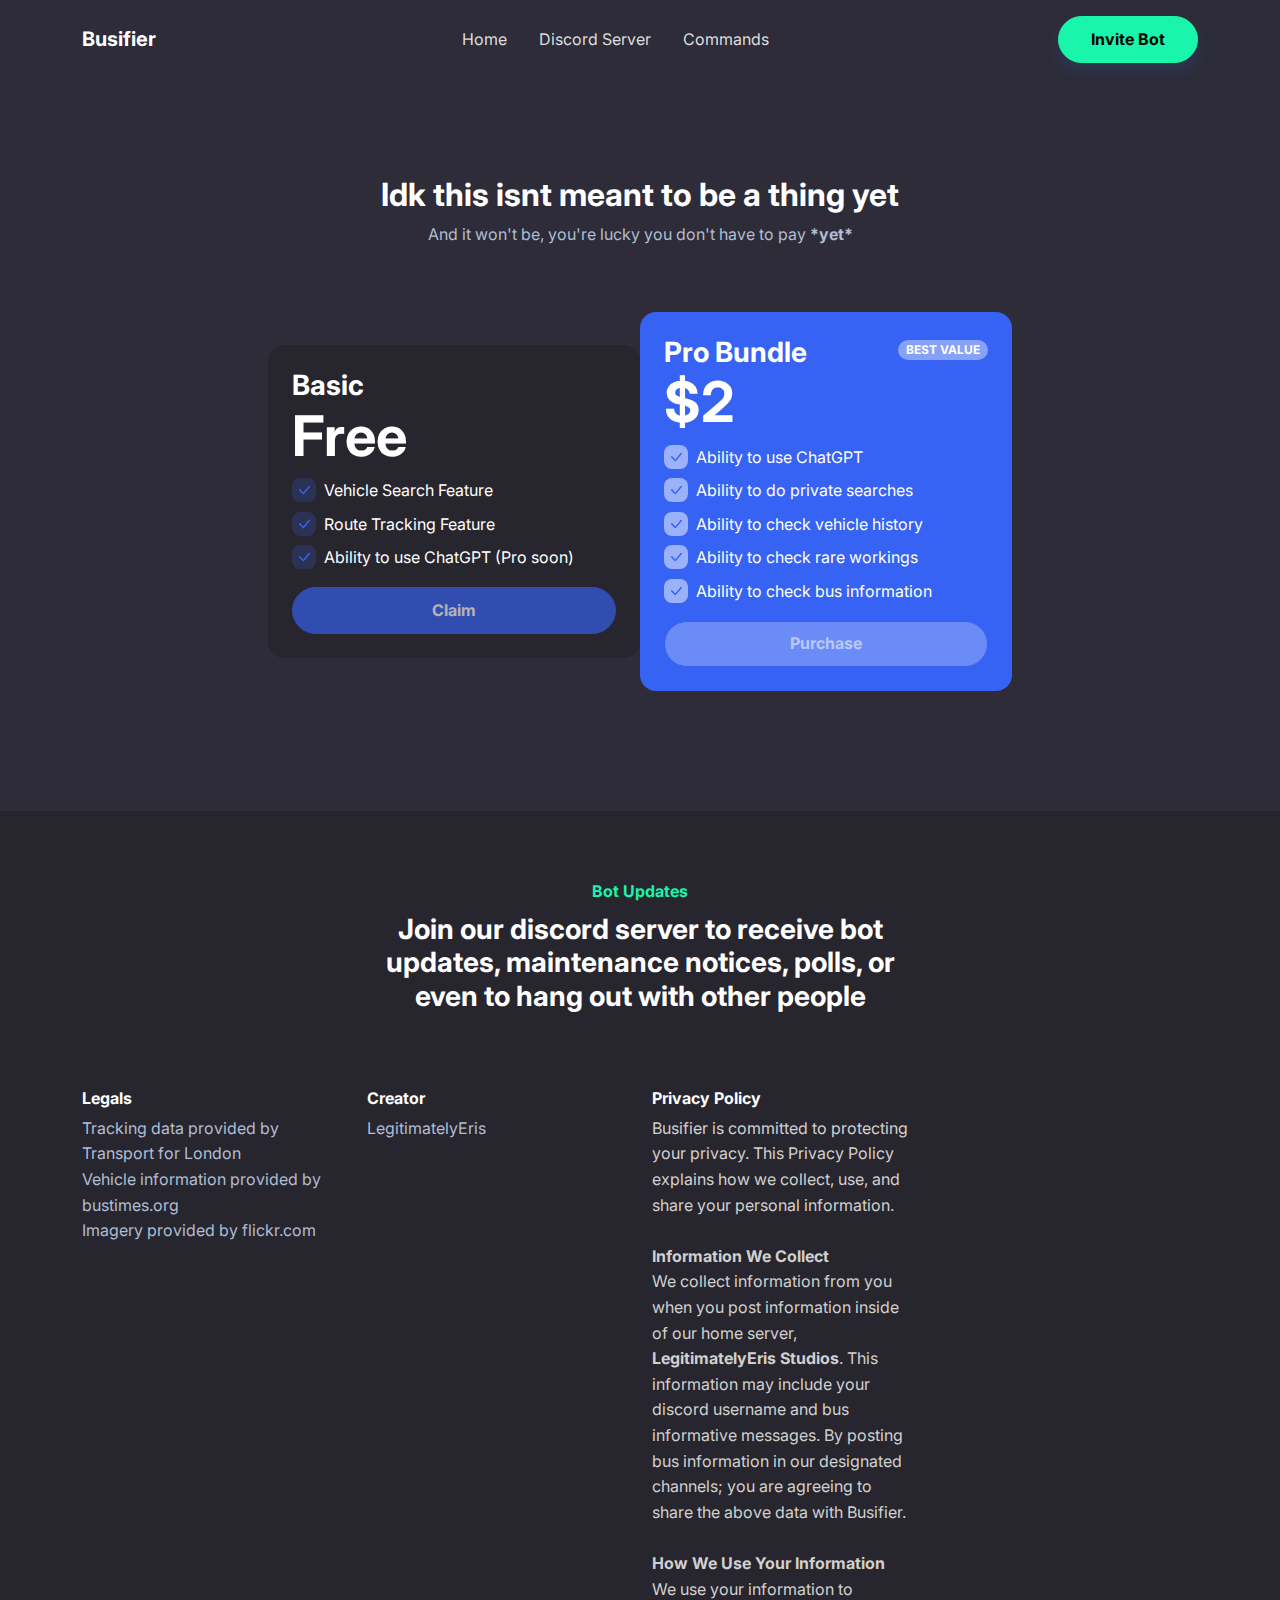
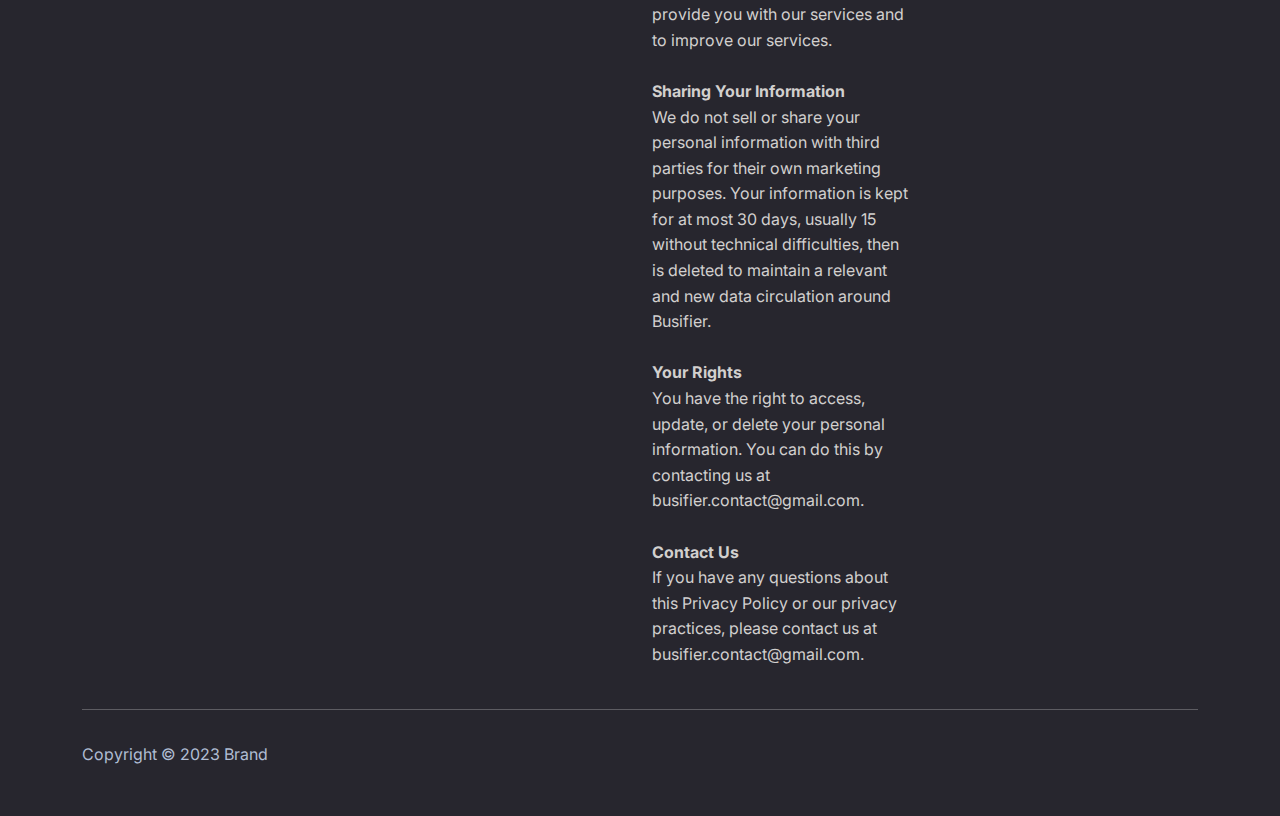
<file: pricing.html>
<!DOCTYPE html>
<html lang="en">

<head>
    <meta charset="utf-8">
    <meta name="viewport" content="width=device-width, initial-scale=1.0, shrink-to-fit=no">
    <title>Busifier - Pricing</title>
    <link rel="stylesheet" href="assets/bootstrap/css/bootstrap.min.css">
    <link rel="stylesheet" href="https://fonts.googleapis.com/css?family=Inter:300italic,400italic,600italic,700italic,800italic,400,300,600,700,800&amp;display=swap">
    <link rel="icon" href="/busifier.ico" type="image/x-icon"> 
</head>

<body>
    <nav class="navbar navbar-dark navbar-expand-md sticky-top py-3" id="mainNav">
        <div class="container"><a class="navbar-brand d-flex align-items-center" href="/"><span>Busifier</span></a><button data-bs-toggle="collapse" class="navbar-toggler" data-bs-target="#navcol-1"><span class="visually-hidden">Toggle navigation</span><span class="navbar-toggler-icon"></span></button>
            <div class="collapse navbar-collapse" id="navcol-1">
                <ul class="navbar-nav mx-auto">
                    <li class="nav-item"><a class="nav-link" href="index.html" style="text-align: center;">Home</a></li>
                    <li class="nav-item"></li>
                    <li class="nav-item"><a class="nav-link" href="untitled.html" style="text-align: center;">Discord Server</a></li>
                    <li class="nav-item"><a class="nav-link" href="commands.html" style="text-align: center;">Commands</a></li>
                    <li class="nav-item"></li>
                </ul><a class="btn btn-success shadow" role="button" href="https://discord.com/oauth2/authorize?client_id=665901222435225600&amp;scope=bot&amp;permissions=414464624640">Invite Bot</a>
            </div>
        </div>
    </nav>
    <section class="py-5">
        <div class="container py-5">
            <div class="row mb-5">
                <div class="col-md-8 col-xl-6 text-center mx-auto">
                    <h2 class="fw-bold">Idk this isnt meant to be a thing yet</h2>
                    <p class="text-muted">And it won't be, you're lucky you don't have to pay <strong>*yet*</strong></p>
                </div>
            </div>
            <div class="row g-0 row-cols-1 row-cols-md-2 row-cols-xl-3 d-flex align-items-md-center align-items-xl-center">
                <div class="col offset-xl-2 mb-4">
                    <div class="card bg-dark border-dark">
                        <div class="card-body p-4">
                            <div class="d-flex justify-content-between">
                                <div>
                                    <h3 class="fw-bold mb-0">Basic</h3>
                                    <h4 class="display-4 fw-bold">Free</h4>
                                </div>
                            </div>
                            <div>
                                <ul class="list-unstyled">
                                    <li class="d-flex mb-2"><span class="bs-icon-xs bs-icon-rounded bs-icon-primary-light bs-icon bs-icon-xs me-2"><svg xmlns="http://www.w3.org/2000/svg" width="1em" height="1em" fill="currentColor" viewBox="0 0 16 16" class="bi bi-check-lg text-primary">
                                                <path d="M12.736 3.97a.733.733 0 0 1 1.047 0c.286.289.29.756.01 1.05L7.88 12.01a.733.733 0 0 1-1.065.02L3.217 8.384a.757.757 0 0 1 0-1.06.733.733 0 0 1 1.047 0l3.052 3.093 5.4-6.425a.247.247 0 0 1 .02-.022Z"></path>
                                            </svg></span><span>Vehicle Search Feature</span></li>
                                    <li class="d-flex mb-2"><span class="bs-icon-xs bs-icon-rounded bs-icon-primary-light bs-icon bs-icon-xs me-2"><svg xmlns="http://www.w3.org/2000/svg" width="1em" height="1em" fill="currentColor" viewBox="0 0 16 16" class="bi bi-check-lg text-primary">
                                                <path d="M12.736 3.97a.733.733 0 0 1 1.047 0c.286.289.29.756.01 1.05L7.88 12.01a.733.733 0 0 1-1.065.02L3.217 8.384a.757.757 0 0 1 0-1.06.733.733 0 0 1 1.047 0l3.052 3.093 5.4-6.425a.247.247 0 0 1 .02-.022Z"></path>
                                            </svg></span><span>Route Tracking Feature</span></li>
                                    <li class="d-flex mb-2"><span class="bs-icon-xs bs-icon-rounded bs-icon-primary-light bs-icon bs-icon-xs me-2"><svg xmlns="http://www.w3.org/2000/svg" width="1em" height="1em" fill="currentColor" viewBox="0 0 16 16" class="bi bi-check-lg text-primary">
                                                <path d="M12.736 3.97a.733.733 0 0 1 1.047 0c.286.289.29.756.01 1.05L7.88 12.01a.733.733 0 0 1-1.065.02L3.217 8.384a.757.757 0 0 1 0-1.06.733.733 0 0 1 1.047 0l3.052 3.093 5.4-6.425a.247.247 0 0 1 .02-.022Z"></path>
                                            </svg></span><span>Ability to use ChatGPT (Pro soon)</span></li>
                                </ul>
                            </div><button class="btn btn-primary disabled d-block w-100" type="button" disabled="">Claim</button>
                        </div>
                    </div>
                </div>
                <div class="col mb-4">
                    <div class="card text-white bg-primary">
                        <div class="card-body p-4">
                            <div class="d-flex justify-content-between">
                                <div>
                                    <h3 class="fw-bold text-white mb-0">Pro Bundle</h3>
                                    <h4 class="display-4 fw-bold text-white">$2</h4>
                                </div>
                                <div><span class="badge rounded-pill bg-primary text-uppercase bg-semi-white">Best Value</span></div>
                            </div>
                            <div>
                                <ul class="list-unstyled">
                                    <li class="d-flex mb-2"><span class="bs-icon-xs bs-icon-rounded bs-icon-semi-white bs-icon bs-icon-xs me-2"><svg xmlns="http://www.w3.org/2000/svg" width="1em" height="1em" fill="currentColor" viewBox="0 0 16 16" class="bi bi-check-lg text-primary">
                                                <path d="M12.736 3.97a.733.733 0 0 1 1.047 0c.286.289.29.756.01 1.05L7.88 12.01a.733.733 0 0 1-1.065.02L3.217 8.384a.757.757 0 0 1 0-1.06.733.733 0 0 1 1.047 0l3.052 3.093 5.4-6.425a.247.247 0 0 1 .02-.022Z"></path>
                                            </svg></span><span>Ability to use ChatGPT</span></li>
                                    <li class="d-flex mb-2"><span class="bs-icon-xs bs-icon-rounded bs-icon-semi-white bs-icon bs-icon-xs me-2"><svg xmlns="http://www.w3.org/2000/svg" width="1em" height="1em" fill="currentColor" viewBox="0 0 16 16" class="bi bi-check-lg text-primary">
                                                <path d="M12.736 3.97a.733.733 0 0 1 1.047 0c.286.289.29.756.01 1.05L7.88 12.01a.733.733 0 0 1-1.065.02L3.217 8.384a.757.757 0 0 1 0-1.06.733.733 0 0 1 1.047 0l3.052 3.093 5.4-6.425a.247.247 0 0 1 .02-.022Z"></path>
                                            </svg></span><span>Ability to do private searches</span></li>
                                    <li class="d-flex mb-2"><span class="bs-icon-xs bs-icon-rounded bs-icon-semi-white bs-icon bs-icon-xs me-2"><svg xmlns="http://www.w3.org/2000/svg" width="1em" height="1em" fill="currentColor" viewBox="0 0 16 16" class="bi bi-check-lg text-primary">
                                                <path d="M12.736 3.97a.733.733 0 0 1 1.047 0c.286.289.29.756.01 1.05L7.88 12.01a.733.733 0 0 1-1.065.02L3.217 8.384a.757.757 0 0 1 0-1.06.733.733 0 0 1 1.047 0l3.052 3.093 5.4-6.425a.247.247 0 0 1 .02-.022Z"></path>
                                            </svg></span><span>Ability to check vehicle history</span></li>
                                    <li class="d-flex mb-2"><span class="bs-icon-xs bs-icon-rounded bs-icon-semi-white bs-icon bs-icon-xs me-2"><svg xmlns="http://www.w3.org/2000/svg" width="1em" height="1em" fill="currentColor" viewBox="0 0 16 16" class="bi bi-check-lg text-primary">
                                                <path d="M12.736 3.97a.733.733 0 0 1 1.047 0c.286.289.29.756.01 1.05L7.88 12.01a.733.733 0 0 1-1.065.02L3.217 8.384a.757.757 0 0 1 0-1.06.733.733 0 0 1 1.047 0l3.052 3.093 5.4-6.425a.247.247 0 0 1 .02-.022Z"></path>
                                            </svg></span><span>Ability to check rare workings</span></li>
                                    <li class="d-flex mb-2"><span class="bs-icon-xs bs-icon-rounded bs-icon-semi-white bs-icon bs-icon-xs me-2"><svg xmlns="http://www.w3.org/2000/svg" width="1em" height="1em" fill="currentColor" viewBox="0 0 16 16" class="bi bi-check-lg text-primary">
                                                <path d="M12.736 3.97a.733.733 0 0 1 1.047 0c.286.289.29.756.01 1.05L7.88 12.01a.733.733 0 0 1-1.065.02L3.217 8.384a.757.757 0 0 1 0-1.06.733.733 0 0 1 1.047 0l3.052 3.093 5.4-6.425a.247.247 0 0 1 .02-.022Z"></path>
                                            </svg></span><span>Ability to check bus information</span></li>
                                </ul>
                            </div><button class="btn btn-primary disabled d-block w-100 bg-semi-white" type="button" disabled="">Purchase</button>
                        </div>
                    </div>
                </div>
            </div>
        </div>
    </section>
    <footer class="bg-dark">
        <div class="container py-4 py-lg-5">
            <div class="row" style="margin-bottom: 67px;margin-top: 20px;">
                <div class="col-md-8 col-xl-6 text-center mx-auto">
                    <p class="fw-bold text-success mb-2">Bot Updates</p>
                    <h3 class="fw-bold">Join our discord server to receive bot updates, maintenance notices, polls, or even to hang out with other people</h3>
                </div>
            </div>
            <div class="row justify-content-center">
                <div class="col-sm-4 col-md-3 text-center text-lg-start d-flex flex-column">
                    <h3 class="fs-6 fw-bold">Legals</h3>
                    <ul class="list-unstyled">
                        <li><a href="https://www.tfl.gov.uk">Tracking data provided by Transport for London</a></li>
                        <li><a href="https://www.bustimes.org">Vehicle information provided by bustimes.org</a></li>
                        <li><a href="https://www.flickr.com">Imagery provided by flickr.com</a></li>
                    </ul>
                </div>
                <div class="col-sm-4 col-md-3 text-center text-lg-start d-flex flex-column">
                    <h3 class="fs-6 fw-bold">Creator</h3>
                    <ul class="list-unstyled">
                        <li><a href="#">LegitimatelyEris</a></li>
                        <li></li>
                        <li></li>
                    </ul>
                </div>
                <div class="col-sm-4 col-md-3 text-center text-lg-start d-flex flex-column">
                    <ul class="list-unstyled">
                        <li></li>
                        <li></li>
                        <li></li>
                    </ul>
                    <h3 class="fs-6 fw-bold" style="padding-top: 0px;margin-top: -16px;">Privacy Policy</h3><a href="#" style="margin-top: 0px;"><span style="color: rgb(210, 208, 206);">Busifier is committed to protecting your privacy. This Privacy Policy explains how we collect, use, and share your personal information.</span><br><br><strong><span style="color: rgb(210, 208, 206);">Information We Collect</span></strong><br><span style="color: rgb(210, 208, 206);">We collect information from you when you post information inside of our home server, </span><strong><span style="color: rgb(210, 208, 206);">LegitimatelyEris Studios</span></strong><span style="color: rgb(210, 208, 206);">. This information may include your discord username and bus informative messages. By posting bus information in our designated channels; you are agreeing to share the above data with Busifier.</span><br><br><strong><span style="color: rgb(210, 208, 206);">How We Use Your Information</span></strong><br><span style="color: rgb(210, 208, 206);">We use your information to provide you with our services and to improve our services.</span><br><br><strong><span style="color: rgb(210, 208, 206);">Sharing Your Information</span></strong><br><span style="color: rgb(210, 208, 206);">We do not sell or share your personal information with third parties for their own marketing purposes. Your information is kept for at most 30 days, usually 15 without technical difficulties, then is deleted to maintain a relevant and new data circulation around Busifier.</span><br><br><strong><span style="color: rgb(210, 208, 206);">Your Rights</span></strong><br><span style="color: rgb(210, 208, 206);">You have the right to access, update, or delete your personal information. You can do this by contacting us at busifier.contact@gmail.com.</span><br><br><strong><span style="color: rgb(210, 208, 206);">Contact Us</span></strong><br><span style="color: rgb(210, 208, 206);">If you have any questions about this Privacy Policy or our privacy practices, please contact us at busifier.contact@gmail.com.</span><br><br></a>
                </div>
                <div class="col-lg-3 text-center text-lg-start d-flex flex-column align-items-center order-first align-items-lg-start order-lg-last">
                    <div class="fw-bold d-flex align-items-center mb-2"></div>
                </div>
            </div>
            <hr>
            <div class="text-muted d-flex justify-content-between align-items-center pt-3">
                <p class="mb-0">Copyright © 2023 Brand</p>
                <ul class="list-inline mb-0">
                    <li class="list-inline-item"></li>
                    <li class="list-inline-item"></li>
                    <li class="list-inline-item"></li>
                </ul>
            </div>
        </div>
    </footer>
    <script src="assets/bootstrap/js/bootstrap.min.js"></script>
    <script src="assets/js/bold-and-dark.js"></script>
</body>

</html>
</file>
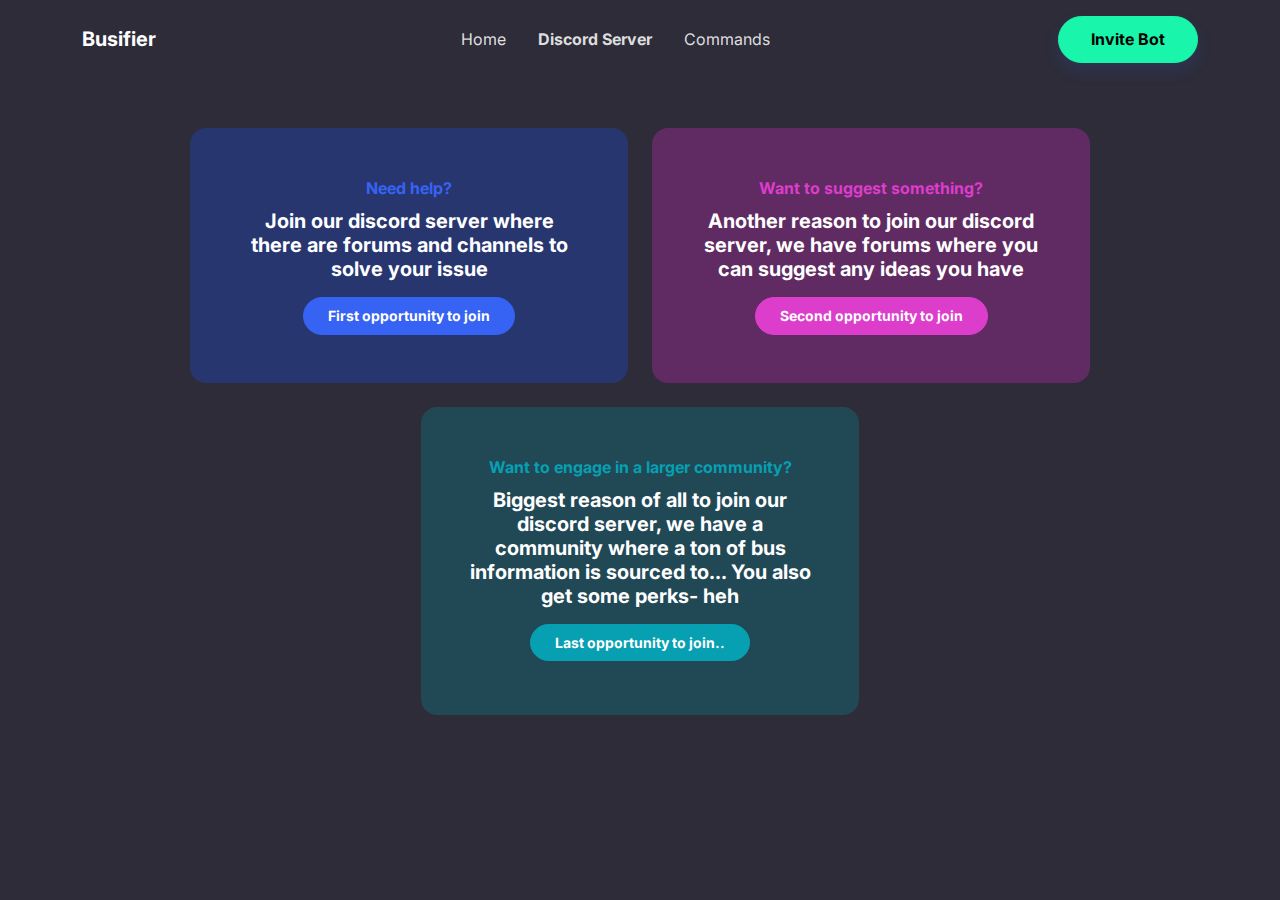
<file: untitled.html>
<!DOCTYPE html>
<html lang="en">

<head>
    <meta charset="utf-8">
    <meta name="viewport" content="width=device-width, initial-scale=1.0, shrink-to-fit=no">
    <title>Busifier - Discord</title>
    <link rel="stylesheet" href="assets/bootstrap/css/bootstrap.min.css">
    <link rel="stylesheet" href="https://fonts.googleapis.com/css?family=Inter:300italic,400italic,600italic,700italic,800italic,400,300,600,700,800&amp;display=swap">
    <link rel="icon" href="/busifier.ico" type="image/x-icon"> 
</head>

<body>
    <section>
        <nav class="navbar navbar-dark navbar-expand-md sticky-top py-3" id="mainNav">
            <div class="container"><a class="navbar-brand d-flex align-items-center" href="/"><span>Busifier</span></a><button data-bs-toggle="collapse" class="navbar-toggler" data-bs-target="#navcol-1"><span class="visually-hidden">Toggle navigation</span><span class="navbar-toggler-icon"></span></button>
                <div class="collapse navbar-collapse" id="navcol-1">
                    <ul class="navbar-nav mx-auto">
                        <li class="nav-item"><a class="nav-link" href="index.html" style="text-align: center;">Home</a></li>
                        <li class="nav-item"></li>
                        <li class="nav-item"><a class="nav-link active" href="untitled.html" style="text-align: center;">Discord Server</a></li>
                        <li class="nav-item"><a class="nav-link" href="commands.html" style="text-align: center;">Commands</a></li>
                        <li class="nav-item"></li>
                    </ul><a class="btn btn-success shadow" role="button" href="https://discord.com/oauth2/authorize?client_id=665901222435225600&amp;scope=bot&amp;permissions=414464624640">Invite Bot</a>
                </div>
            </div>
        </nav>
        <div class="container py-5">
            <div class="mx-auto" style="max-width: 900px;">
                <div class="row row-cols-1 row-cols-md-2 d-flex justify-content-center">
                    <div class="col mb-4">
                        <div class="card bg-primary-light">
                            <div class="card-body text-center px-4 py-5 px-md-5">
                                <p class="fw-bold text-primary card-text mb-2">Need help?</p>
                                <h5 class="fw-bold card-title mb-3">Join our discord server where there are forums and channels to solve your issue</h5><a class="btn btn-primary btn-sm" role="button" href="https://discord.gg/a6scCv4jfV">First opportunity to join</a>
                            </div>
                        </div>
                    </div>
                    <div class="col mb-4">
                        <div class="card bg-secondary-light">
                            <div class="card-body text-center px-4 py-5 px-md-5">
                                <p class="fw-bold text-secondary card-text mb-2">Want to suggest something?</p>
                                <h5 class="fw-bold card-title mb-3">Another reason to join our discord server, we have forums where you can suggest any ideas you have</h5><a class="btn btn-secondary btn-sm" role="button" href="https://discord.gg/a6scCv4jfV">Second opportunity to join</a>
                            </div>
                        </div>
                    </div>
                    <div class="col mb-4">
                        <div class="card bg-info-light">
                            <div class="card-body text-center px-4 py-5 px-md-5" style="margin-bottom: 6px;">
                                <p class="fw-bold text-info card-text mb-2">Want to engage in a larger community?</p>
                                <h5 class="fw-bold card-title mb-3">Biggest reason of all to join our discord server, we have a community where a ton of bus information is sourced to... You also get some perks- heh</h5><a class="btn btn-info btn-sm" role="button" href="https://discord.gg/a6scCv4jfV">Last opportunity to join..</a>
                            </div>
                        </div>
                    </div>
                </div>
            </div>
        </div>
    </section>
    <script src="assets/bootstrap/js/bootstrap.min.js"></script>
    <script src="assets/js/bold-and-dark.js"></script>
</body>

</html>
</file>
